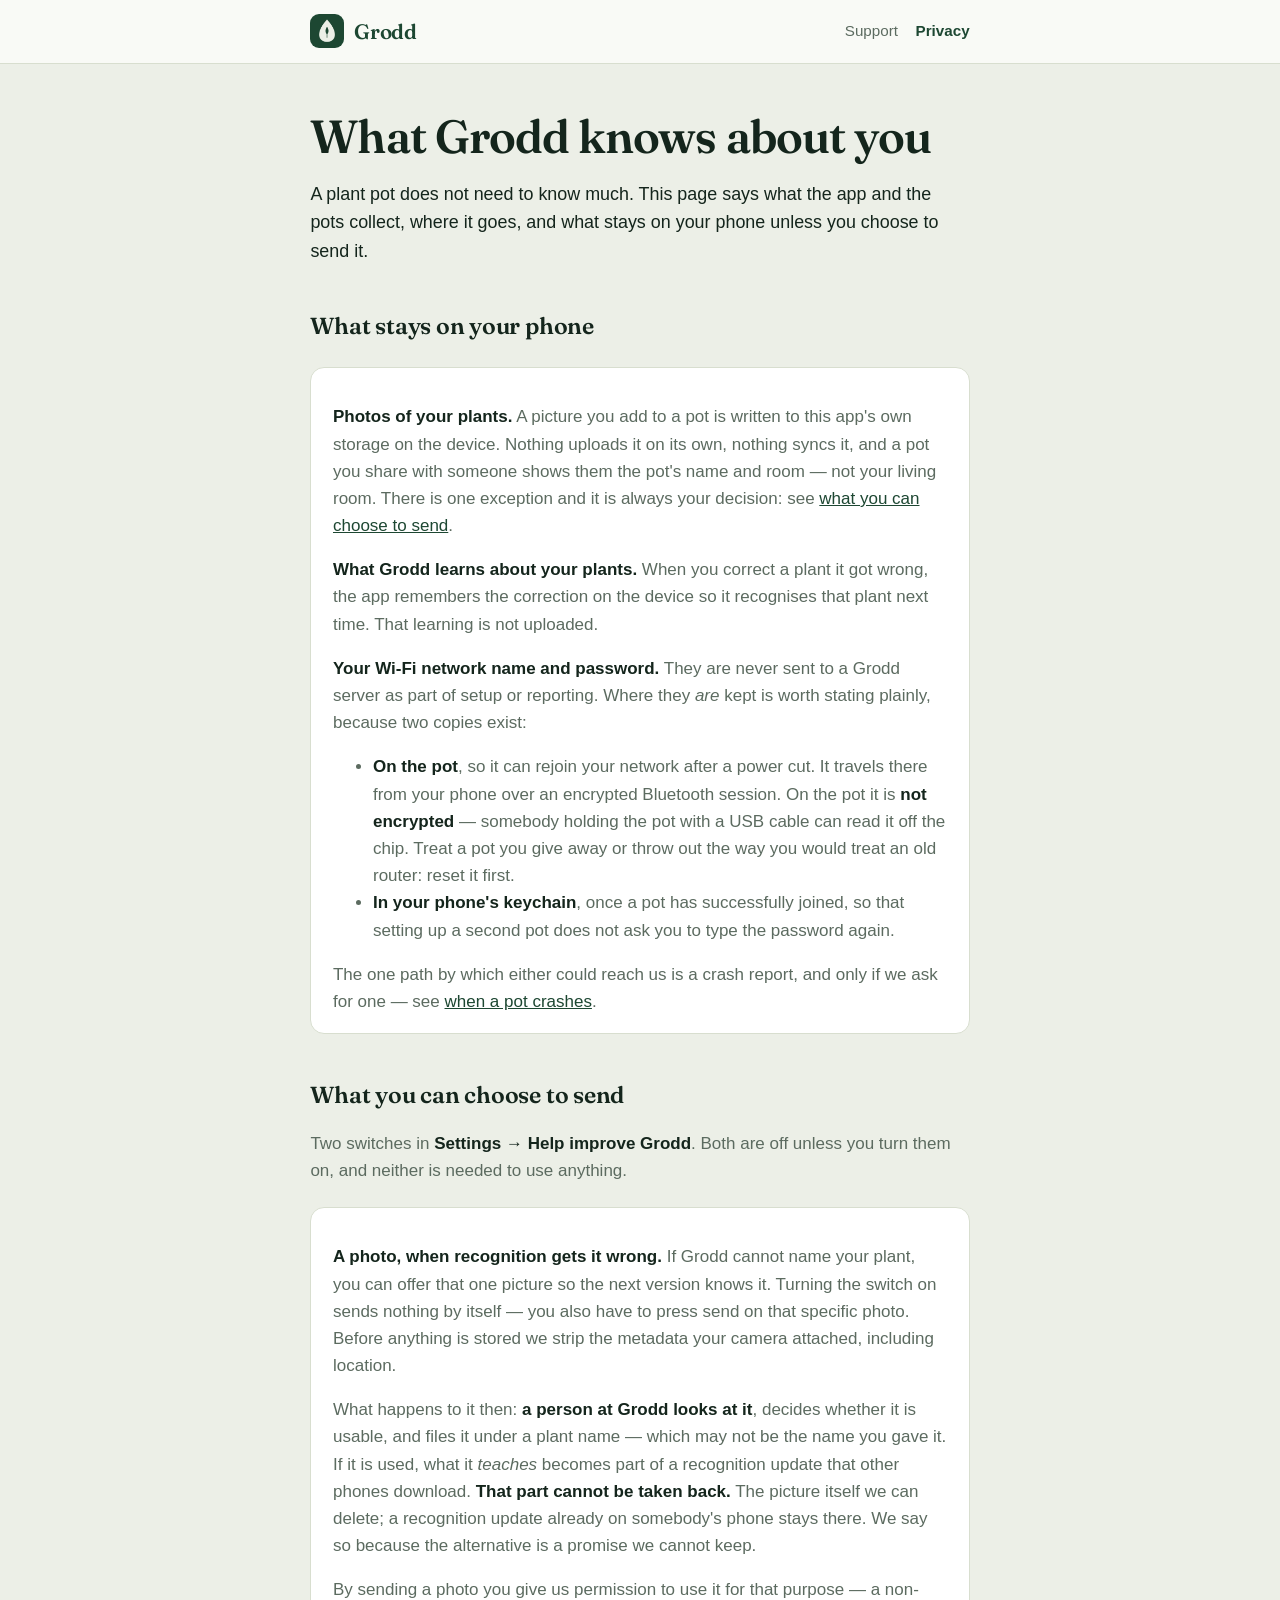
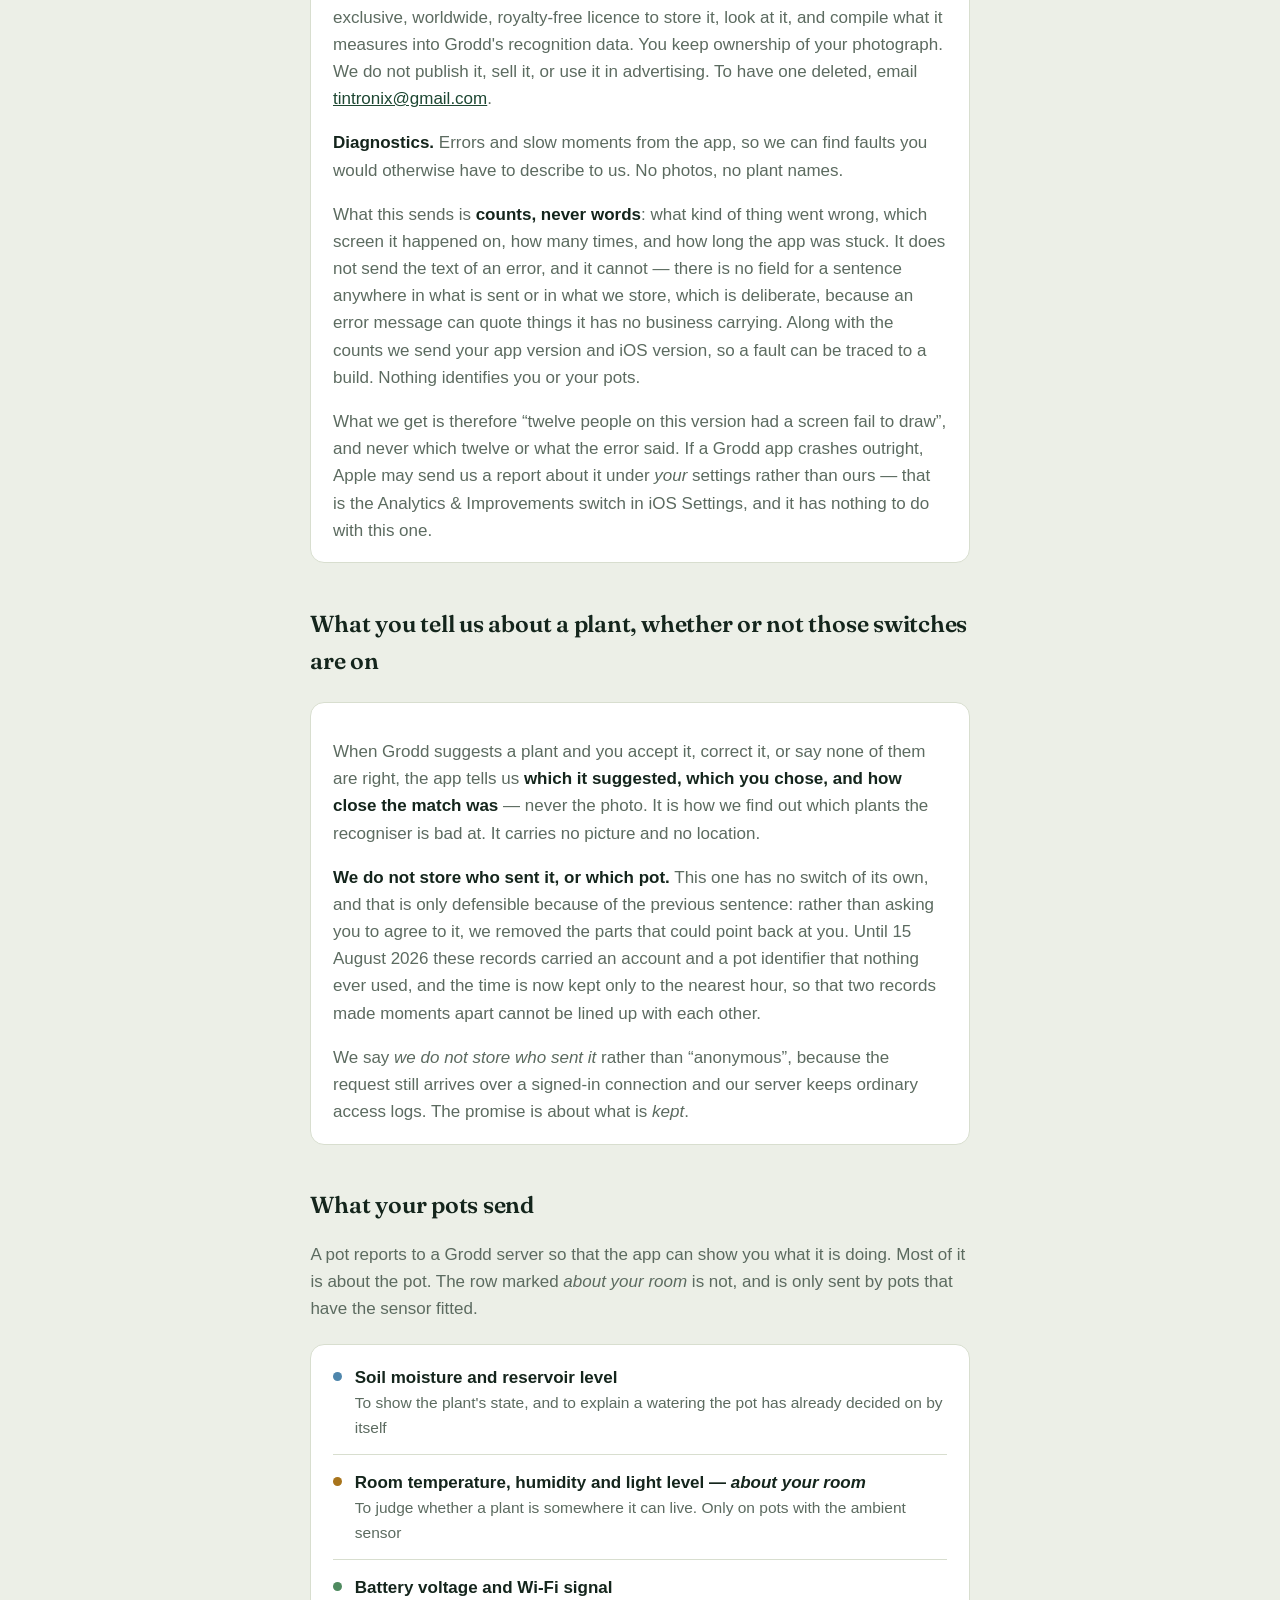
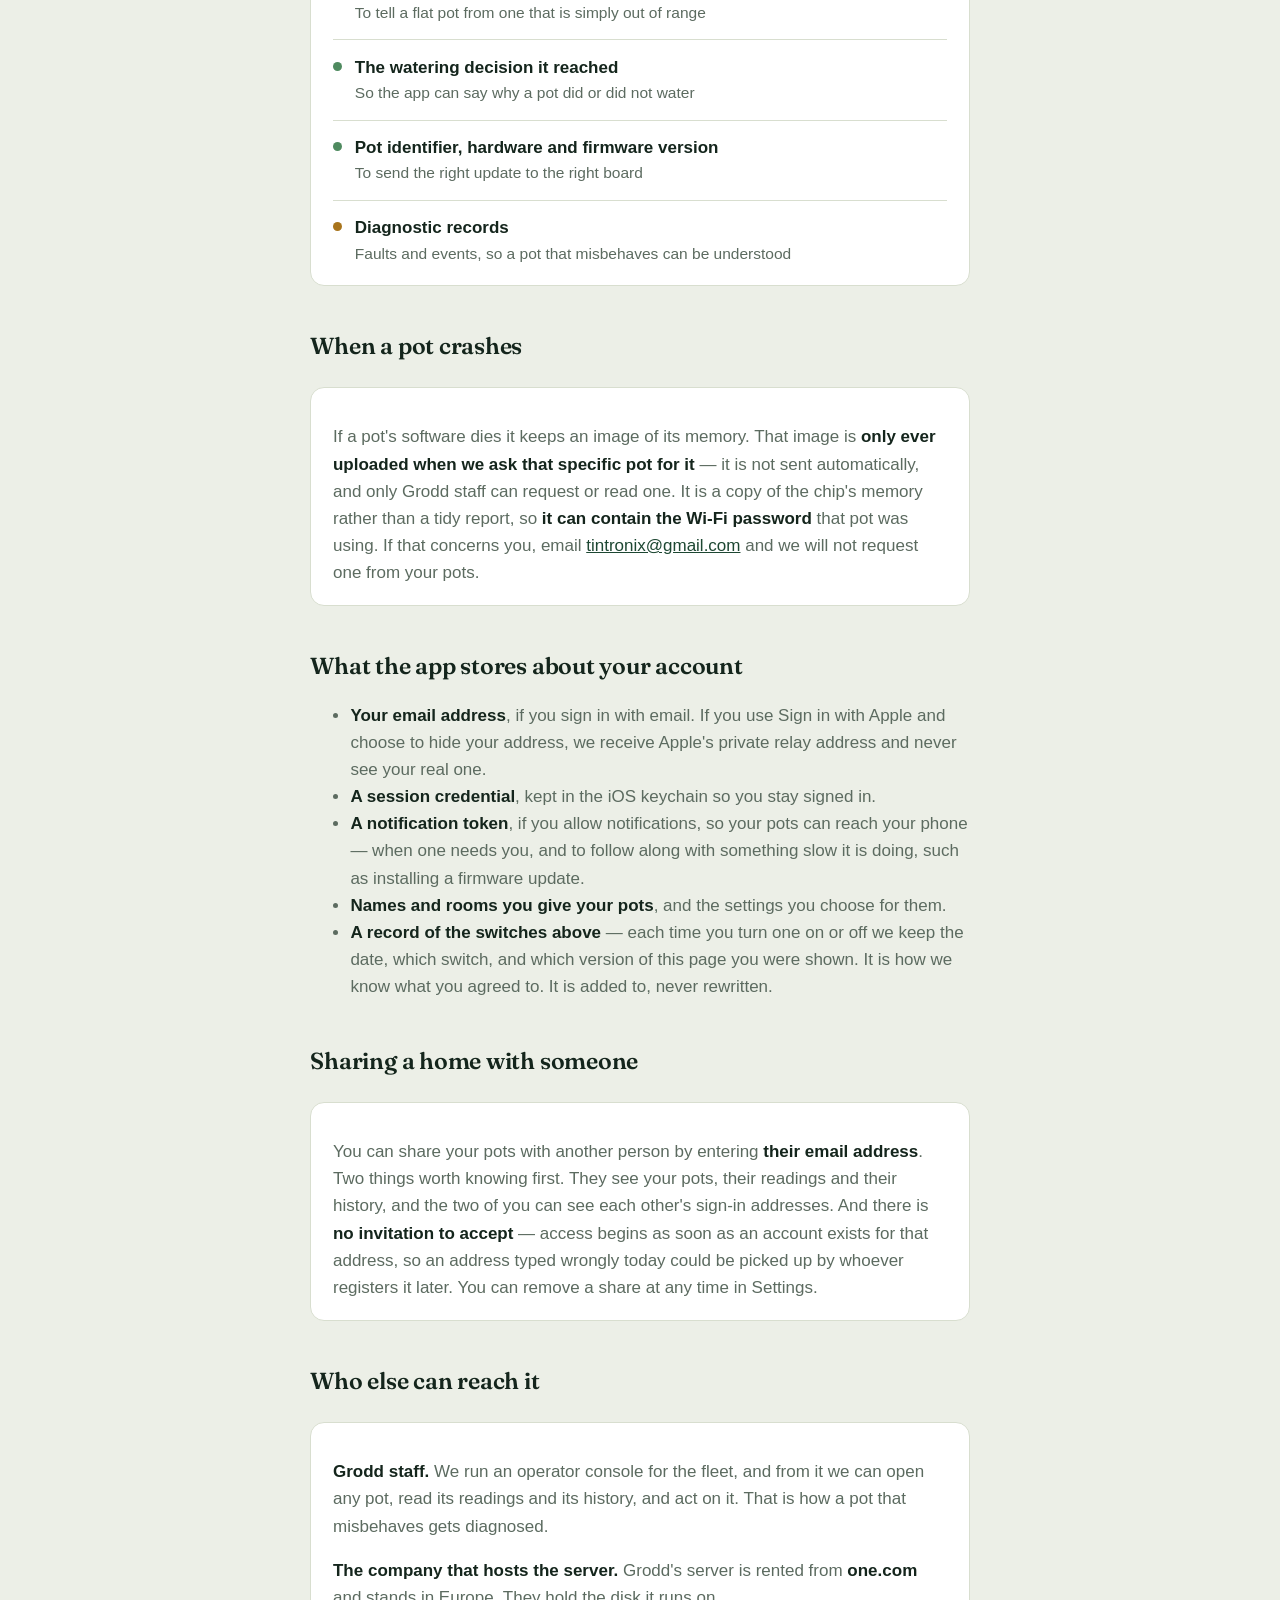
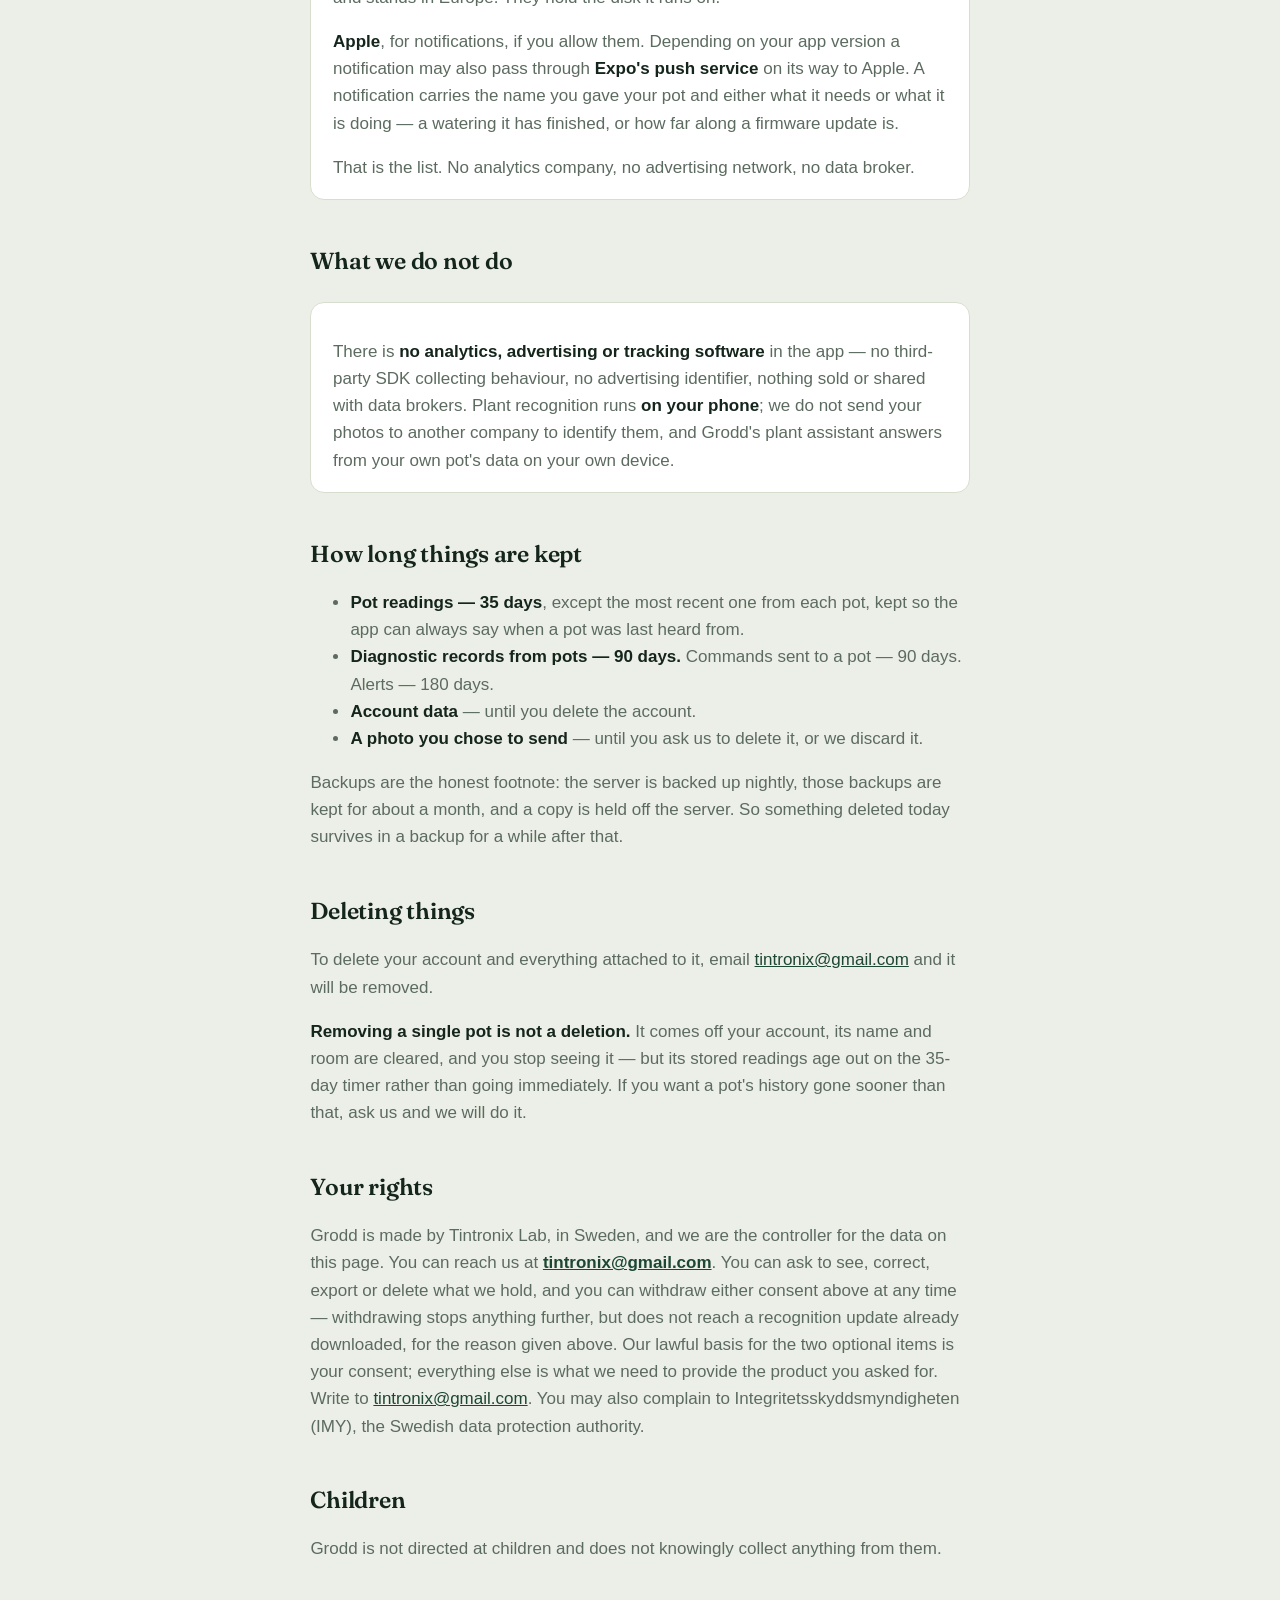
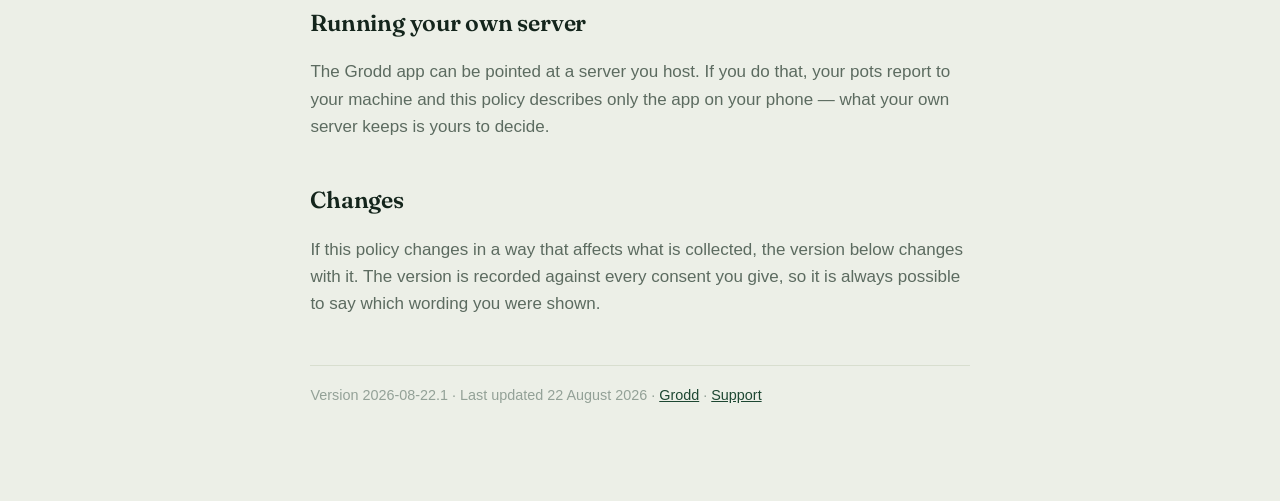
<file: docs/privacy.html>
<!doctype html>
<html lang="en"><head>
<meta charset="utf-8">
<meta name="viewport" content="width=device-width, initial-scale=1">
<title>Privacy — Grodd</title>
<meta name="description" content="What the Grodd app and pots collect, what stays on your phone, and what only leaves if you send it.">
<link rel="icon" href="icon.png">
<link rel="preconnect" href="https://fonts.googleapis.com">
<link rel="preconnect" href="https://fonts.gstatic.com" crossorigin>
<link href="https://fonts.googleapis.com/css2?family=Fraunces:opsz,wght@9..144,500;9..144,600&display=swap" rel="stylesheet">
<link rel="stylesheet" href="page.css">
</head><body>
<div class="bar"><div class="inner">
  <img src="icon.png" alt="">
  <a class="word" href="./">Grodd</a>
  <nav><a href="support.html">Support</a><a href="privacy.html" aria-current="page">Privacy</a></nav>
</div></div>
<div class="wrap">
<h1>What Grodd knows about you</h1>
<p class="lede">A plant pot does not need to know much. This page says what the app and the pots collect, where it goes, and what stays on your phone unless you choose to send it.</p>

<h2>What stays on your phone</h2>
<div class="card">
<p><strong>Photos of your plants.</strong> A picture you add to a pot is written to this app's own storage on the device. Nothing uploads it on its own, nothing syncs it, and a pot you share with someone shows them the pot's name and room — not your living room. There is one exception and it is always your decision: see <a href="#send">what you can choose to send</a>.</p>
<p><strong>What Grodd learns about your plants.</strong> When you correct a plant it got wrong, the app remembers the correction on the device so it recognises that plant next time. That learning is not uploaded.</p>
<p><strong>Your Wi-Fi network name and password.</strong> They are never sent to a Grodd server as part of setup or reporting. Where they <em>are</em> kept is worth stating plainly, because two copies exist:</p>
<ul>
<li><strong>On the pot</strong>, so it can rejoin your network after a power cut. It travels there from your phone over an encrypted Bluetooth session. On the pot it is <strong>not encrypted</strong> — somebody holding the pot with a USB cable can read it off the chip. Treat a pot you give away or throw out the way you would treat an old router: reset it first.</li>
<li><strong>In your phone's keychain</strong>, once a pot has successfully joined, so that setting up a second pot does not ask you to type the password again.</li>
</ul>
<p>The one path by which either could reach us is a crash report, and only if we ask for one — see <a href="#crash">when a pot crashes</a>.</p>
</div>

<h2 id="send">What you can choose to send</h2>
<p>Two switches in <strong>Settings → Help improve Grodd</strong>. Both are off unless you turn them on, and neither is needed to use anything.</p>
<div class="card">
<p><strong>A photo, when recognition gets it wrong.</strong> If Grodd cannot name your plant, you can offer that one picture so the next version knows it. Turning the switch on sends nothing by itself — you also have to press send on that specific photo. Before anything is stored we strip the metadata your camera attached, including location.</p>
<p>What happens to it then: <strong>a person at Grodd looks at it</strong>, decides whether it is usable, and files it under a plant name — which may not be the name you gave it. If it is used, what it <em>teaches</em> becomes part of a recognition update that other phones download. <strong>That part cannot be taken back.</strong> The picture itself we can delete; a recognition update already on somebody's phone stays there. We say so because the alternative is a promise we cannot keep.</p>
<p>By sending a photo you give us permission to use it for that purpose — a non-exclusive, worldwide, royalty-free licence to store it, look at it, and compile what it measures into Grodd's recognition data. You keep ownership of your photograph. We do not publish it, sell it, or use it in advertising. To have one deleted, email <a href="mailto:tintronix@gmail.com">tintronix@gmail.com</a>.</p>
<p><strong>Diagnostics.</strong> Errors and slow moments from the app, so we can find faults you would otherwise have to describe to us. No photos, no plant names.</p>
<p>What this sends is <strong>counts, never words</strong>: what kind of thing went wrong, which screen it happened on, how many times, and how long the app was stuck. It does not send the text of an error, and it cannot &mdash; there is no field for a sentence anywhere in what is sent or in what we store, which is deliberate, because an error message can quote things it has no business carrying. Along with the counts we send your app version and iOS version, so a fault can be traced to a build. Nothing identifies you or your pots.</p>
<p>What we get is therefore &ldquo;twelve people on this version had a screen fail to draw&rdquo;, and never which twelve or what the error said. If a Grodd app crashes outright, Apple may send us a report about it under <em>your</em> settings rather than ours &mdash; that is the Analytics &amp; Improvements switch in iOS Settings, and it has nothing to do with this one.</p>
</div>

<h2>What you tell us about a plant, whether or not those switches are on</h2>
<div class="card">
<p>When Grodd suggests a plant and you accept it, correct it, or say none of them are right, the app tells us <strong>which it suggested, which you chose, and how close the match was</strong> — never the photo. It is how we find out which plants the recogniser is bad at. It carries no picture and no location.</p>
<p><strong>We do not store who sent it, or which pot.</strong> This one has no switch of its own, and that is only defensible because of the previous sentence: rather than asking you to agree to it, we removed the parts that could point back at you. Until 15 August 2026 these records carried an account and a pot identifier that nothing ever used, and the time is now kept only to the nearest hour, so that two records made moments apart cannot be lined up with each other.</p>
<p>We say <em>we do not store who sent it</em> rather than &ldquo;anonymous&rdquo;, because the request still arrives over a signed-in connection and our server keeps ordinary access logs. The promise is about what is <em>kept</em>.</p>
</div>

<h2>What your pots send</h2>
<p>A pot reports to a Grodd server so that the app can show you what it is doing. Most of it is about the pot. The row marked <em>about your room</em> is not, and is only sent by pots that have the sensor fitted.</p>
<div class="card">
  <div class="row"><span class="dot water"></span><span>
    <span class="what">Soil moisture and reservoir level</span>
    <div class="why">To show the plant's state, and to explain a watering the pot has already decided on by itself</div></span></div>
  <div class="row"><span class="dot attention"></span><span>
    <span class="what">Room temperature, humidity and light level — <em>about your room</em></span>
    <div class="why">To judge whether a plant is somewhere it can live. Only on pots with the ambient sensor</div></span></div>
  <div class="row"><span class="dot good"></span><span>
    <span class="what">Battery voltage and Wi-Fi signal</span>
    <div class="why">To tell a flat pot from one that is simply out of range</div></span></div>
  <div class="row"><span class="dot good"></span><span>
    <span class="what">The watering decision it reached</span>
    <div class="why">So the app can say why a pot did or did not water</div></span></div>
  <div class="row"><span class="dot good"></span><span>
    <span class="what">Pot identifier, hardware and firmware version</span>
    <div class="why">To send the right update to the right board</div></span></div>
  <div class="row"><span class="dot attention"></span><span>
    <span class="what">Diagnostic records</span>
    <div class="why">Faults and events, so a pot that misbehaves can be understood</div></span></div>
</div>

<h2 id="crash">When a pot crashes</h2>
<div class="card">
<p>If a pot's software dies it keeps an image of its memory. That image is <strong>only ever uploaded when we ask that specific pot for it</strong> — it is not sent automatically, and only Grodd staff can request or read one. It is a copy of the chip's memory rather than a tidy report, so <strong>it can contain the Wi-Fi password</strong> that pot was using. If that concerns you, email <a href="mailto:tintronix@gmail.com">tintronix@gmail.com</a> and we will not request one from your pots.</p>
</div>

<h2>What the app stores about your account</h2>
<ul>
<li><strong>Your email address</strong>, if you sign in with email. If you use Sign in with Apple and choose to hide your address, we receive Apple's private relay address and never see your real one.</li>
<li><strong>A session credential</strong>, kept in the iOS keychain so you stay signed in.</li>
<li><strong>A notification token</strong>, if you allow notifications, so your pots can reach your phone &mdash; when one needs you, and to follow along with something slow it is doing, such as installing a firmware update.</li>
<li><strong>Names and rooms you give your pots</strong>, and the settings you choose for them.</li>
<li><strong>A record of the switches above</strong> — each time you turn one on or off we keep the date, which switch, and which version of this page you were shown. It is how we know what you agreed to. It is added to, never rewritten.</li>
</ul>

<h2>Sharing a home with someone</h2>
<div class="card">
<p>You can share your pots with another person by entering <strong>their email address</strong>. Two things worth knowing first. They see your pots, their readings and their history, and the two of you can see each other's sign-in addresses. And there is <strong>no invitation to accept</strong> — access begins as soon as an account exists for that address, so an address typed wrongly today could be picked up by whoever registers it later. You can remove a share at any time in Settings.</p>
</div>

<h2>Who else can reach it</h2>
<div class="card">
<p><strong>Grodd staff.</strong> We run an operator console for the fleet, and from it we can open any pot, read its readings and its history, and act on it. That is how a pot that misbehaves gets diagnosed.</p>
<p><strong>The company that hosts the server.</strong> Grodd's server is rented from <strong>one.com</strong> and stands in Europe. They hold the disk it runs on.</p>
<p><strong>Apple</strong>, for notifications, if you allow them. Depending on your app version a notification may also pass through <strong>Expo's push service</strong> on its way to Apple. A notification carries the name you gave your pot and either what it needs or what it is doing &mdash; a watering it has finished, or how far along a firmware update is.</p>
<p>That is the list. No analytics company, no advertising network, no data broker.</p>
</div>

<h2>What we do not do</h2>
<div class="card">
<p>There is <strong>no analytics, advertising or tracking software</strong> in the app — no third-party SDK collecting behaviour, no advertising identifier, nothing sold or shared with data brokers. Plant recognition runs <strong>on your phone</strong>; we do not send your photos to another company to identify them, and Grodd's plant assistant answers from your own pot's data on your own device.</p>
</div>

<h2>How long things are kept</h2>
<ul>
<li><strong>Pot readings — 35 days</strong>, except the most recent one from each pot, kept so the app can always say when a pot was last heard from.</li>
<li><strong>Diagnostic records from pots — 90 days.</strong> Commands sent to a pot — 90 days. Alerts — 180 days.</li>
<li><strong>Account data</strong> — until you delete the account.</li>
<li><strong>A photo you chose to send</strong> — until you ask us to delete it, or we discard it.</li>
</ul>
<p>Backups are the honest footnote: the server is backed up nightly, those backups are kept for about a month, and a copy is held off the server. So something deleted today survives in a backup for a while after that.</p>

<h2>Deleting things</h2>
<p>To delete your account and everything attached to it, email <a href="mailto:tintronix@gmail.com">tintronix@gmail.com</a> and it will be removed.</p>
<p><strong>Removing a single pot is not a deletion.</strong> It comes off your account, its name and room are cleared, and you stop seeing it — but its stored readings age out on the 35-day timer rather than going immediately. If you want a pot's history gone sooner than that, ask us and we will do it.</p>

<h2>Your rights</h2>
<p>Grodd is made by Tintronix Lab, in Sweden, and we are the controller for the data on this page. You can reach us at <strong><a href="mailto:tintronix@gmail.com">tintronix@gmail.com</a></strong>. You can ask to see, correct, export or delete what we hold, and you can withdraw either consent above at any time — withdrawing stops anything further, but does not reach a recognition update already downloaded, for the reason given above. Our lawful basis for the two optional items is your consent; everything else is what we need to provide the product you asked for. Write to <a href="mailto:tintronix@gmail.com">tintronix@gmail.com</a>. You may also complain to Integritetsskyddsmyndigheten (IMY), the Swedish data protection authority.</p>

<h2>Children</h2>
<p>Grodd is not directed at children and does not knowingly collect anything from them.</p>

<h2>Running your own server</h2>
<p>The Grodd app can be pointed at a server you host. If you do that, your pots report to your machine and this policy describes only the app on your phone — what your own server keeps is yours to decide.</p>

<h2>Changes</h2>
<p>If this policy changes in a way that affects what is collected, the version below changes with it. The version is recorded against every consent you give, so it is always possible to say which wording you were shown.</p>

<p class="updated">Version 2026-08-22.1 · Last updated 22 August 2026 · <a href="./">Grodd</a> · <a href="support.html">Support</a></p>
</div></body></html>
</file>
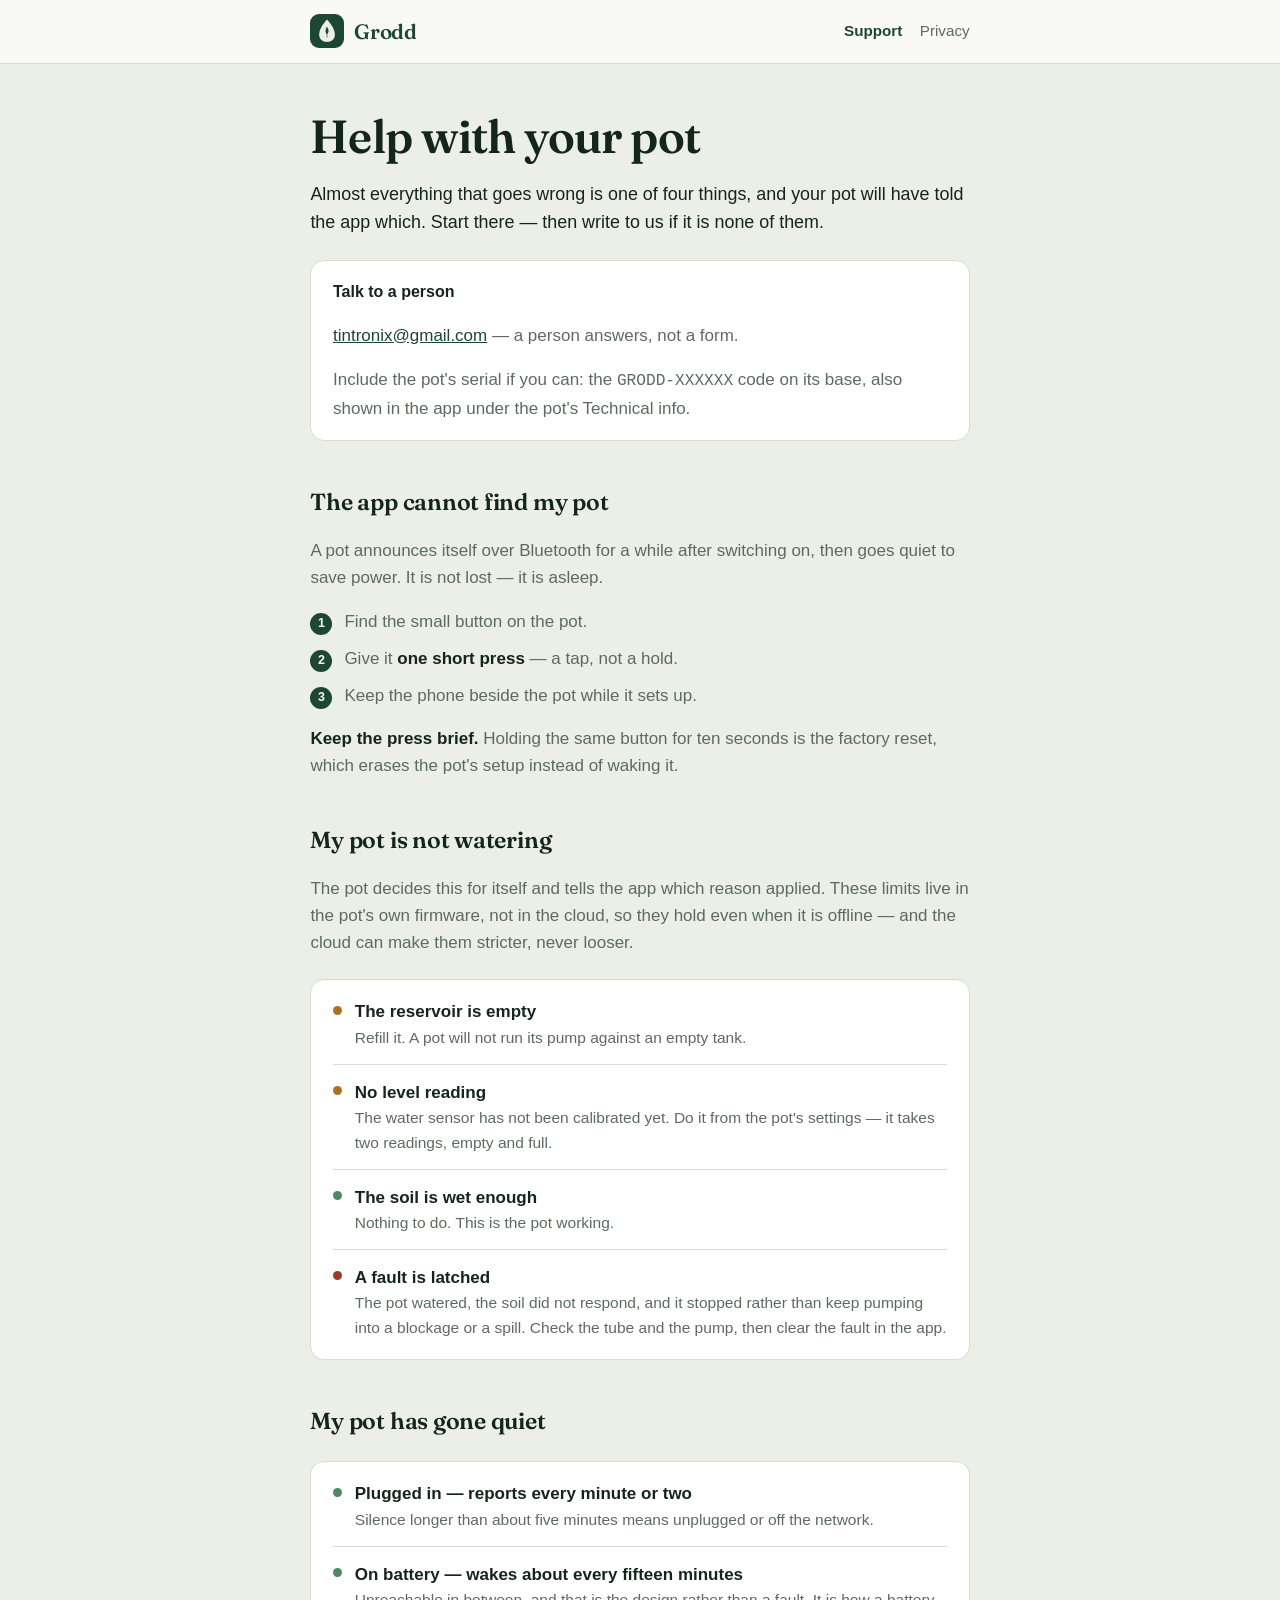
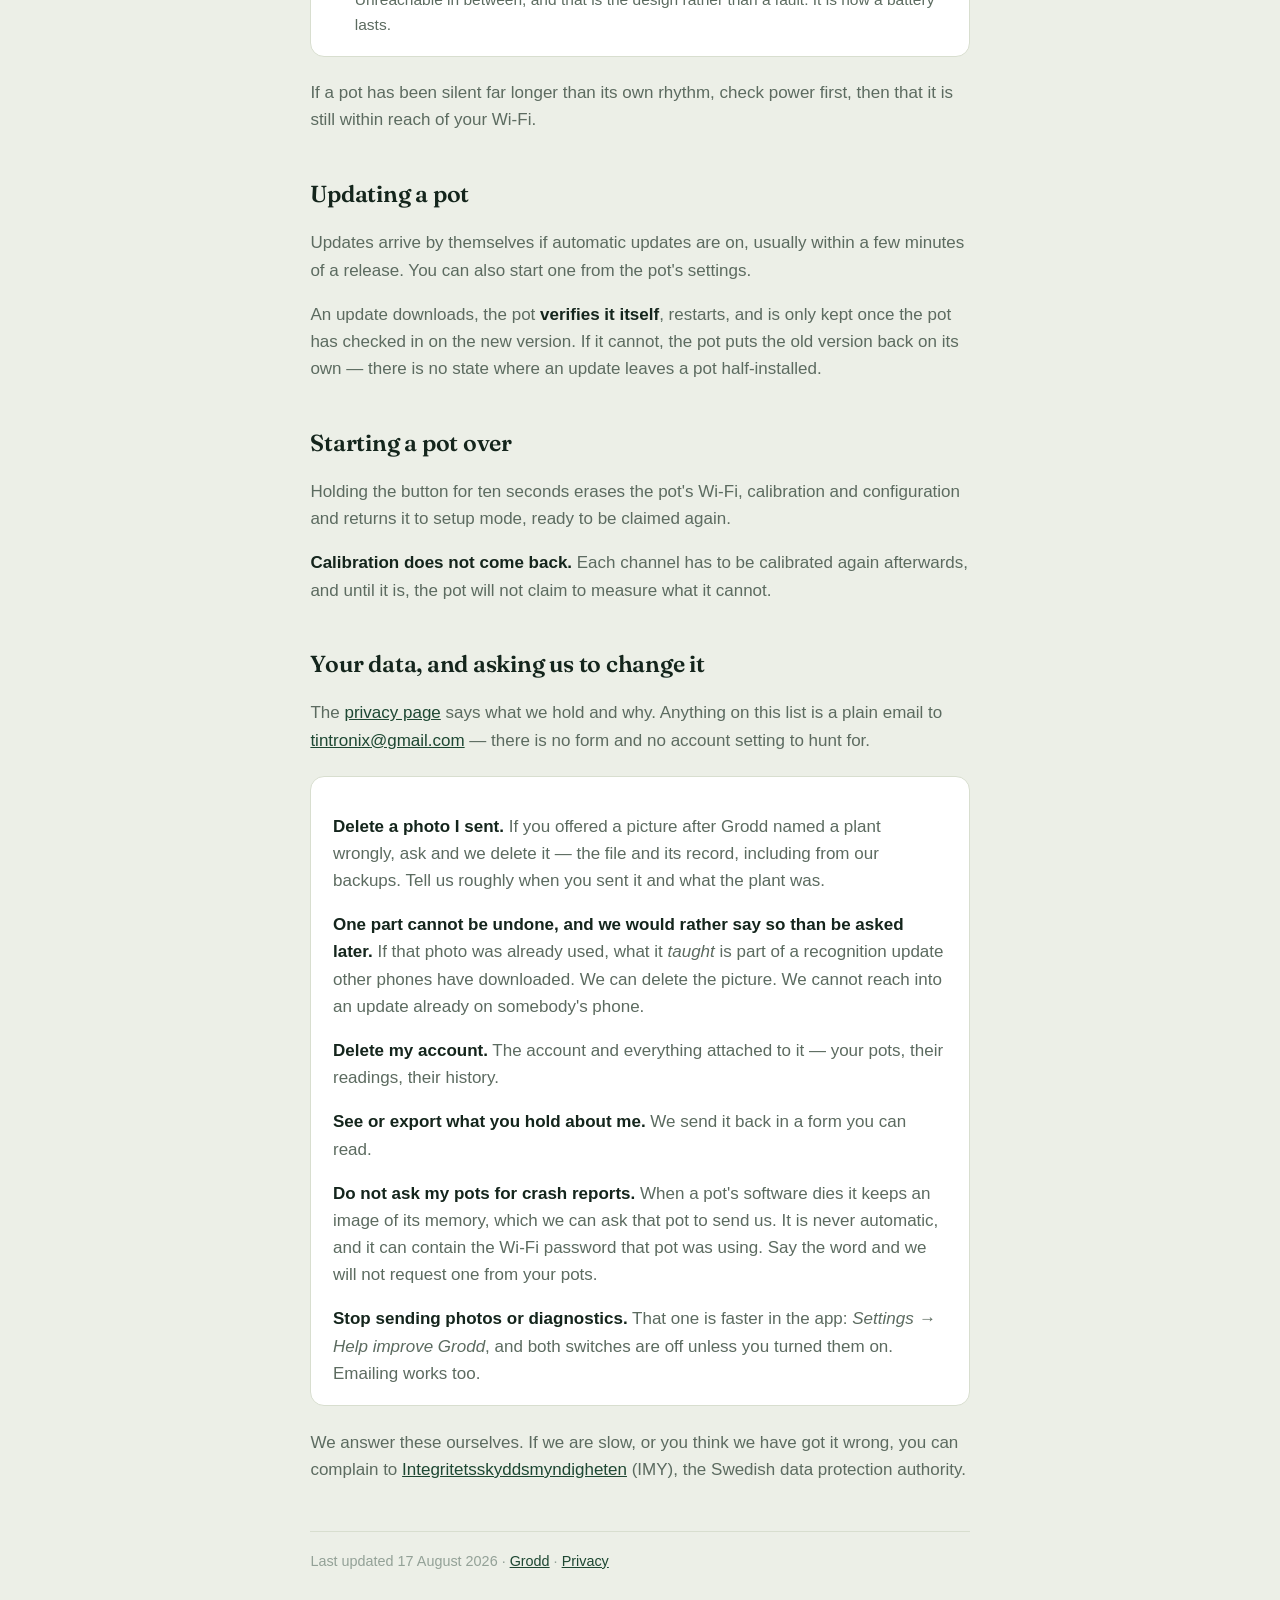
<file: docs/support.html>
<!doctype html>
<html lang="en"><head>
<meta charset="utf-8">
<meta name="viewport" content="width=device-width, initial-scale=1">
<title>Support — Grodd</title>
<meta name="description" content="Help with a Grodd pot: setup, watering, updates, and how to reach a person.">
<link rel="icon" href="icon.png">
<link rel="preconnect" href="https://fonts.googleapis.com">
<link rel="preconnect" href="https://fonts.gstatic.com" crossorigin>
<link href="https://fonts.googleapis.com/css2?family=Fraunces:opsz,wght@9..144,500;9..144,600&display=swap" rel="stylesheet">
<link rel="stylesheet" href="page.css">
</head><body>

<div class="bar"><div class="inner">
  <img src="icon.png" alt="">
  <a class="word" href="./">Grodd</a>
  <nav><a href="support.html" aria-current="page">Support</a><a href="privacy.html">Privacy</a></nav>
</div></div>

<div class="wrap">
<h1>Help with your pot</h1>
<p class="lede">Almost everything that goes wrong is one of four things, and your pot will have told the app which. Start there — then write to us if it is none of them.</p>

<div class="card">
  <h3>Talk to a person</h3>
  <p><a href="mailto:tintronix@gmail.com">tintronix@gmail.com</a> — a person answers, not a form.</p>
  <p>Include the pot's serial if you can: the <span class="mono">GRODD-XXXXXX</span> code on its base, also shown in the app under the pot's Technical info.</p>
</div>

<h2>The app cannot find my pot</h2>
<p>A pot announces itself over Bluetooth for a while after switching on, then goes quiet to save power. It is not lost — it is asleep.</p>
<ol class="steps">
  <li><span class="n">1</span><span>Find the small button on the pot.</span></li>
  <li><span class="n">2</span><span>Give it <strong>one short press</strong> — a tap, not a hold.</span></li>
  <li><span class="n">3</span><span>Keep the phone beside the pot while it sets up.</span></li>
</ol>
<p style="margin-top:1rem"><strong>Keep the press brief.</strong> Holding the same button for ten seconds is the factory reset, which erases the pot's setup instead of waking it.</p>

<h2>My pot is not watering</h2>
<p>The pot decides this for itself and tells the app which reason applied. These limits live in the pot's own firmware, not in the cloud, so they hold even when it is offline — and the cloud can make them stricter, never looser.</p>
<div class="card">
  <div class="row"><span class="dot attention"></span><span>
    <span class="what">The reservoir is empty</span>
    <div class="why">Refill it. A pot will not run its pump against an empty tank.</div></span></div>
  <div class="row"><span class="dot attention"></span><span>
    <span class="what">No level reading</span>
    <div class="why">The water sensor has not been calibrated yet. Do it from the pot's settings — it takes two readings, empty and full.</div></span></div>
  <div class="row"><span class="dot good"></span><span>
    <span class="what">The soil is wet enough</span>
    <div class="why">Nothing to do. This is the pot working.</div></span></div>
  <div class="row"><span class="dot fault"></span><span>
    <span class="what">A fault is latched</span>
    <div class="why">The pot watered, the soil did not respond, and it stopped rather than keep pumping into a blockage or a spill. Check the tube and the pump, then clear the fault in the app.</div></span></div>
</div>

<h2>My pot has gone quiet</h2>
<div class="card">
  <div class="row"><span class="dot good"></span><span>
    <span class="what">Plugged in — reports every minute or two</span>
    <div class="why">Silence longer than about five minutes means unplugged or off the network.</div></span></div>
  <div class="row"><span class="dot good"></span><span>
    <span class="what">On battery — wakes about every fifteen minutes</span>
    <div class="why">Unreachable in between, and that is the design rather than a fault. It is how a battery lasts.</div></span></div>
</div>
<p>If a pot has been silent far longer than its own rhythm, check power first, then that it is still within reach of your Wi-Fi.</p>

<h2>Updating a pot</h2>
<p>Updates arrive by themselves if automatic updates are on, usually within a few minutes of a release. You can also start one from the pot's settings.</p>
<p>An update downloads, the pot <strong>verifies it itself</strong>, restarts, and is only kept once the pot has checked in on the new version. If it cannot, the pot puts the old version back on its own — there is no state where an update leaves a pot half-installed.</p>

<h2>Starting a pot over</h2>
<p>Holding the button for ten seconds erases the pot's Wi-Fi, calibration and configuration and returns it to setup mode, ready to be claimed again.</p>
<p><strong>Calibration does not come back.</strong> Each channel has to be calibrated again afterwards, and until it is, the pot will not claim to measure what it cannot.</p>

<h2>Your data, and asking us to change it</h2>
<p>The <a href="privacy.html">privacy page</a> says what we hold and why. Anything on this list is a plain email to <a href="mailto:tintronix@gmail.com">tintronix@gmail.com</a> — there is no form and no account setting to hunt for.</p>

<div class="card">
  <p><strong>Delete a photo I sent.</strong> If you offered a picture after Grodd named a plant wrongly, ask and we delete it — the file and its record, including from our backups. Tell us roughly when you sent it and what the plant was.</p>
  <p><strong>One part cannot be undone, and we would rather say so than be asked later.</strong> If that photo was already used, what it <em>taught</em> is part of a recognition update other phones have downloaded. We can delete the picture. We cannot reach into an update already on somebody's phone.</p>
  <p><strong>Delete my account.</strong> The account and everything attached to it — your pots, their readings, their history.</p>
  <p><strong>See or export what you hold about me.</strong> We send it back in a form you can read.</p>
  <p><strong>Do not ask my pots for crash reports.</strong> When a pot's software dies it keeps an image of its memory, which we can ask that pot to send us. It is never automatic, and it can contain the Wi-Fi password that pot was using. Say the word and we will not request one from your pots.</p>
  <p><strong>Stop sending photos or diagnostics.</strong> That one is faster in the app: <em>Settings &rarr; Help improve Grodd</em>, and both switches are off unless you turned them on. Emailing works too.</p>
</div>

<p>We answer these ourselves. If we are slow, or you think we have got it wrong, you can complain to <a href="https://www.imy.se/">Integritetsskyddsmyndigheten</a> (IMY), the Swedish data protection authority.</p>

<p class="updated">Last updated 17 August 2026 &middot; <a href="./">Grodd</a> &middot; <a href="privacy.html">Privacy</a></p>
</div></body></html>
</file>
<file: docs/page.css>
/* The app's own design system, on the web.
   Tokens copied from grodd-app/src/theme/tokens.ts rather than eyeballed —
   a support page that is nearly the app's colours reads as a different
   product, and this is the page somebody lands on when something has gone
   wrong. Fraunces for display, system sans for text, exactly as the app. */
:root {
  --ground: #ECEFE7;
  --surface: #F9FAF6;
  --surface-sunk: #FFFFFF;
  --ink: #14251C;
  --ink-dim: #5C6B60;
  --ink-faint: #93A197;
  --line: #D8DECF;
  --forest: #1D4732;
  --leaf: #4E8A5F;
  --water: #4E86AC;
  --attention: #A8741C;
  --fault: #9C3B2C;
  --on-forest: #F6F8F4;
  --r-md: 8px; --r-lg: 14px; --r-xl: 20px;
  --display: 'Fraunces', Georgia, serif;
  --sans: -apple-system, BlinkMacSystemFont, 'Segoe UI', Roboto, Helvetica, Arial, sans-serif;
}
* { box-sizing: border-box; }
body {
  margin: 0; background: var(--ground); color: var(--ink);
  font-family: var(--sans); font-size: 17px; line-height: 1.6;
  -webkit-font-smoothing: antialiased;
}
a { color: var(--forest); }

/* The app's own header: mark, wordmark, nothing else. */
.bar { background: var(--surface); border-bottom: 1px solid var(--line); }
.bar .inner {
  max-width: 44rem; margin: 0 auto; padding: .9rem 1.4rem;
  display: flex; align-items: center; gap: .6rem;
}
.bar img { width: 34px; height: 34px; border-radius: 9px; }
.bar .word {
  font-family: var(--display); font-weight: 600; font-size: 1.3rem;
  color: var(--forest); text-decoration: none; letter-spacing: -0.01em;
}
.bar nav { margin-left: auto; display: flex; gap: 1.1rem; font-size: .95rem; }
.bar nav a { color: var(--ink-dim); text-decoration: none; }
.bar nav a[aria-current] { color: var(--forest); font-weight: 600; }

.wrap { max-width: 44rem; margin: 0 auto; padding: 3rem 1.4rem 5rem; }
h1 {
  font-family: var(--display); font-weight: 600; letter-spacing: -0.02em;
  font-size: clamp(2.1rem, 6vw, 2.9rem); line-height: 1.08; margin: 0 0 .6rem;
}
h2 {
  font-family: var(--display); font-weight: 600; font-size: 1.45rem;
  margin: 2.6rem 0 .7rem; letter-spacing: -0.01em;
}
p, li { color: var(--ink-dim); }
strong { color: var(--ink); font-weight: 600; }
.lede { font-size: 1.12rem; color: var(--ink); }

/* Cards, as the app draws them: white on ground, hairline, generous. */
.card {
  background: var(--surface-sunk); border: 1px solid var(--line);
  border-radius: var(--r-lg); padding: 1.15rem 1.35rem; margin: 1.4rem 0;
}
.card p:last-child, .card ul:last-child { margin-bottom: 0; }
.card h3 { margin: 0 0 .3rem; font-size: 1rem; color: var(--ink); }

/* The status row the app uses everywhere: a coloured dot and a sentence.
   Same three tones, same meanings — good, attention, fault. */
.row { display: flex; gap: .8rem; align-items: flex-start; padding: .85rem 0; border-bottom: 1px solid var(--line); }
.row:last-child { border-bottom: 0; padding-bottom: 0; }
.row:first-child { padding-top: 0; }
.dot { width: 9px; height: 9px; border-radius: 999px; flex: none; margin-top: .48rem; }
.dot.good { background: var(--leaf); }
.dot.attention { background: var(--attention); }
.dot.fault { background: var(--fault); }
.dot.water { background: var(--water); }
.row .what { color: var(--ink); font-weight: 600; }
.row .why { color: var(--ink-dim); font-size: .97rem; }

/* Numbered steps, as the clip's press screen draws them. */
.steps { list-style: none; padding: 0; margin: 1rem 0 0; }
.steps li { display: flex; gap: .75rem; align-items: baseline; margin-bottom: .6rem; }
.steps .n {
  flex: none; width: 22px; height: 22px; border-radius: 999px;
  background: var(--forest); color: var(--on-forest);
  font-size: .78rem; font-weight: 600; display: grid; place-items: center;
}
.pill {
  display: inline-block; border-radius: 999px; padding: .2rem .65rem;
  font-size: .78rem; font-weight: 600; background: var(--ground); color: var(--forest);
}
.mono { font-family: ui-monospace, SFMono-Regular, Menlo, monospace; font-size: .95em; }
.updated {
  margin-top: 3rem; padding-top: 1.1rem; border-top: 1px solid var(--line);
  font-size: .9rem; color: var(--ink-faint);
}
</file>
